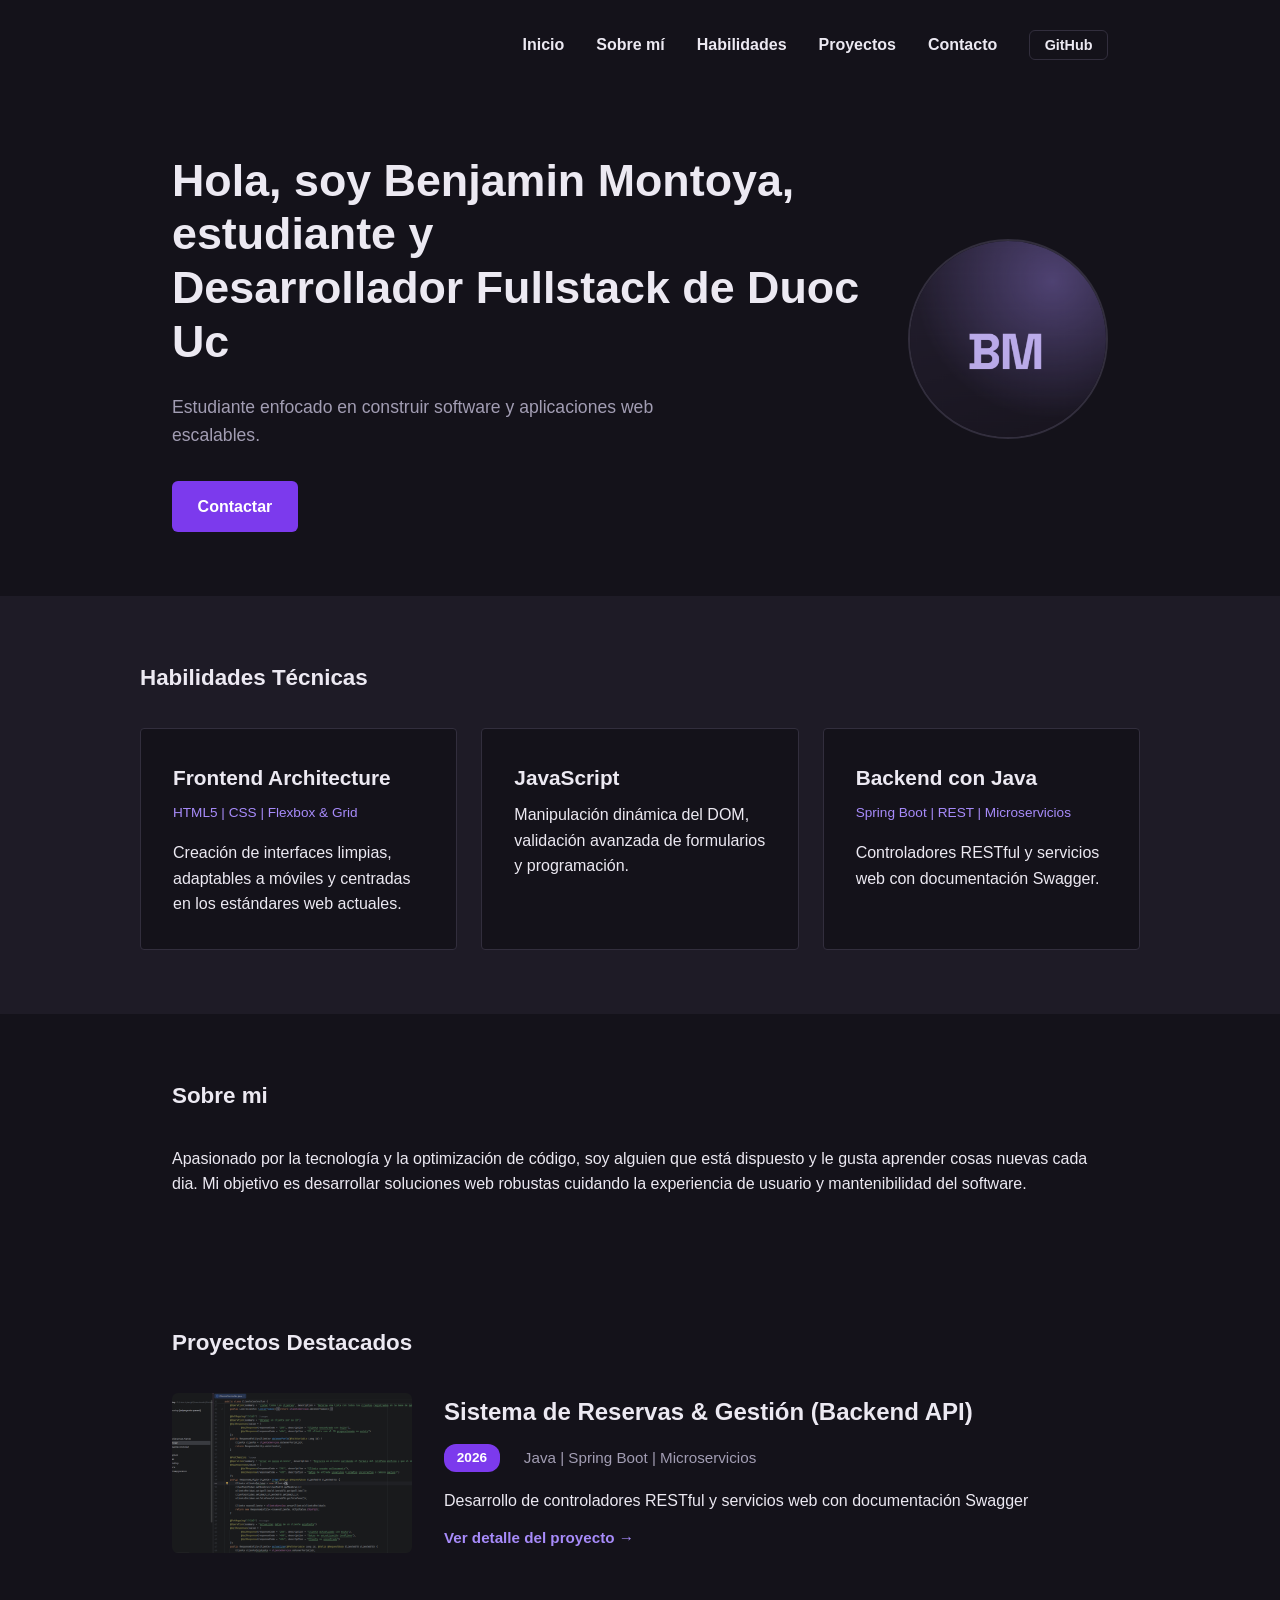
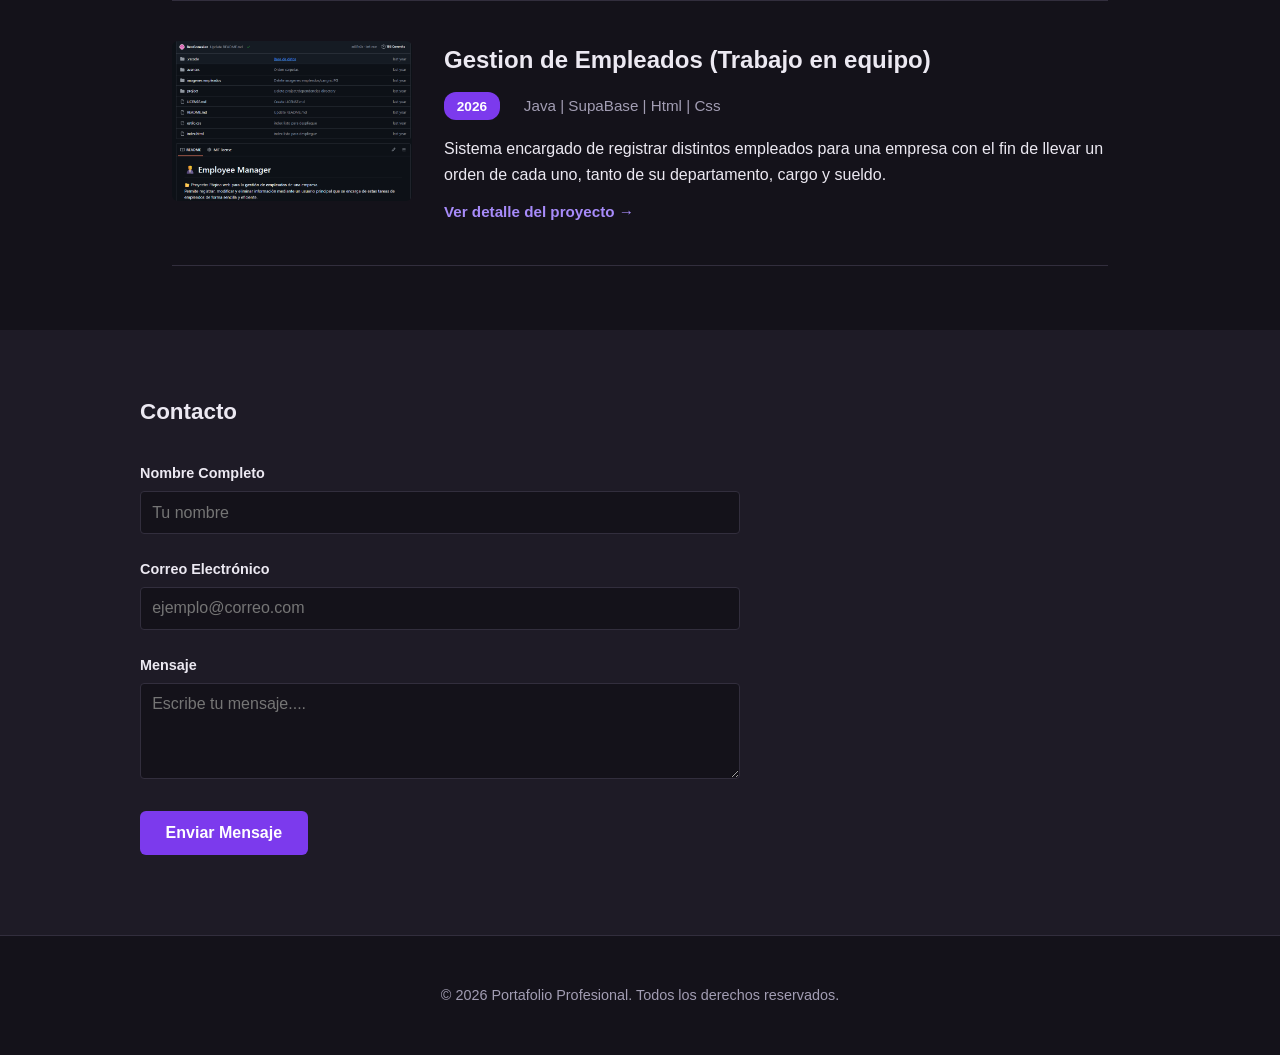
<file: index.html>
<!DOCTYPE html>
<html lang="es">
<head>
    <meta charset="UTF-8">
    <meta name="viewport" content="width=device-width, initial-scale=1.0">
    <title>Portafolio Profesional | Desarrollador Fullstack</title>
    <link rel = "stylesheet" href = "css/style.css">
</head>
<body>

    <header>
        <nav>
            <ul>
                <li><a href="#inicio">Inicio</a></li>
                <li><a href="#sobre-mi">Sobre mí</a></li>
                <li><a href="#habilidades">Habilidades</a></li>
                <li><a href="#proyectos">Proyectos</a></li>
                <li><a href="#contacto">Contacto</a></li>
                <li><a href="https://github.com/bemontoya" target="_blank" class="nav-github">GitHub</a></li>
            </ul>
        </nav>
    </header>

    <main>
        <section id="inicio" class="hero-section">
            <div class="hero-text">
                <h1>Hola, soy Benjamin Montoya, estudiante y <br>Desarrollador Fullstack de Duoc Uc</h1>
                <p>Estudiante enfocado en construir software y aplicaciones web escalables.</p>
                <a href="#contacto" class="btn-primary">Contactar</a>
            </div>
            <div class="hero-avatar">
                <img src="img/avatar.png" alt="Avatar profesional">
            </div>


        </section>

        <section id="habilidades" class="grey-section">
            <div class="section-container">
                <div class="section-header">
                    <h2>Habilidades Técnicas</h2>

                </div>
                <div class="cards-grid">
                    <article class="card">
                        <h3>Frontend Architecture</h3>
                        <span class="card-meta">HTML5 | CSS | Flexbox & Grid</span>
                        <p>Creación de interfaces limpias, adaptables a móviles y centradas en los estándares web actuales.</p>


                    </article>
                    <article class="card">
                        <h3>JavaScript</h3>
                        <p>Manipulación dinámica del DOM, validación avanzada de formularios y programación.</p>

                    </article>

                    <article class="card">
                        <h3>Backend con Java</h3>
                        <span class="card-meta">Spring Boot | REST | Microservicios</span>
                        <p>Controladores RESTful y servicios web con documentación Swagger.</p>
                    </article>

                </div>
            

            </div>

        </section> 

        <section id="sobre-mi" class="content-section">
            <h2>Sobre mi</h2>
            <p>Apasionado por la tecnología y la optimización de código, soy alguien que está dispuesto y 
                le gusta aprender cosas nuevas cada dia.
                Mi objetivo es desarrollar soluciones web robustas cuidando la experiencia de usuario
                y mantenibilidad del software. 


            </p>

        </section>

        <section id="proyectos" class="content-section">
            <h2>Proyectos Destacados</h2>

            <div class="works-list">
                <article class="work-item">
                    <div class="work-img">
                        <img src="img/backend-codigo.png" alt="Código Java Spring Boot">
                    </div>
                    <div class="work-info">
                        <h3>Sistema de Reservas & Gestión (Backend API)</h3>
                        <div class="work-meta">
                            <span class="badge">2026</span>
                            <span class="category">Java | Spring Boot | Microservicios</span>

                        </div>
                        <p>Desarrollo de controladores RESTful y servicios web con documentación Swagger</p>
                        <a href="proyecto-reservas.html" class="work-link">Ver detalle del proyecto →</a>

                    </div>
                    

                </article>

                <article class="work-item">
                    <div class="work-img">
                        <img src="img/Gestion.png" alt="Repositorio del proyecto realizado en asignatura de GitHub">

                    </div>
                    <div class="work-info">
                        <h3>Gestion de Empleados (Trabajo en equipo)</h3>
                        <div class="work-meta">
                            <span class="badge">2026</span>
                            <span class="category">Java | SupaBase | Html | Css</span>

                        </div>
                        <p>Sistema encargado de registrar distintos empleados para una empresa con el fin de llevar un orden de cada uno, tanto de su departamento, cargo y sueldo.</p>
                        <a href="proyecto-empleados.html" class="work-link">Ver detalle del proyecto →</a>


                    </div>
                </article>



                
            </div>

        </section>

        <section id="contacto" class="grey-section">
            <div class="section-container">
                <h2>Contacto</h2>
                <form id="contact-form" action=https://formsubmit.co/be.montoya@duocuc.cl method="POST" class="minimal-form">
                    <div class="form-group">
                        <label for="name">Nombre Completo</label>
                        <input type="text" id="name" name="name" placeholder="Tu nombre">
                        <span class="error-msg" id="error-name"></span>

                    </div>

                    <div class="form-group">
                        <label for="email">Correo Electrónico</label>
                        <input type="email" id="email" name="email" placeholder="ejemplo@correo.com">
                        <span class="error-msg" id="error-email"></span>

                    </div>

                    <div class="form-group">
                        <label for="message">Mensaje</label>
                        <textarea id="message" name="message" rows="4" placeholder="Escribe tu mensaje...."></textarea>
                        <span class="error-msg" id="error-message"></span>

                    </div>

                    <button type="submit" class="btn-primary">Enviar Mensaje</button>
                    <div id="form-status" class="status-msg"></div>

                </form>

            </div>

        </section>

    </main>

  
    <footer>
        <p>&copy; 2026 Portafolio Profesional. Todos los derechos reservados.</p>
    </footer>


    <script src="js/main.js"></script>
    
</body>
</html>
</file>
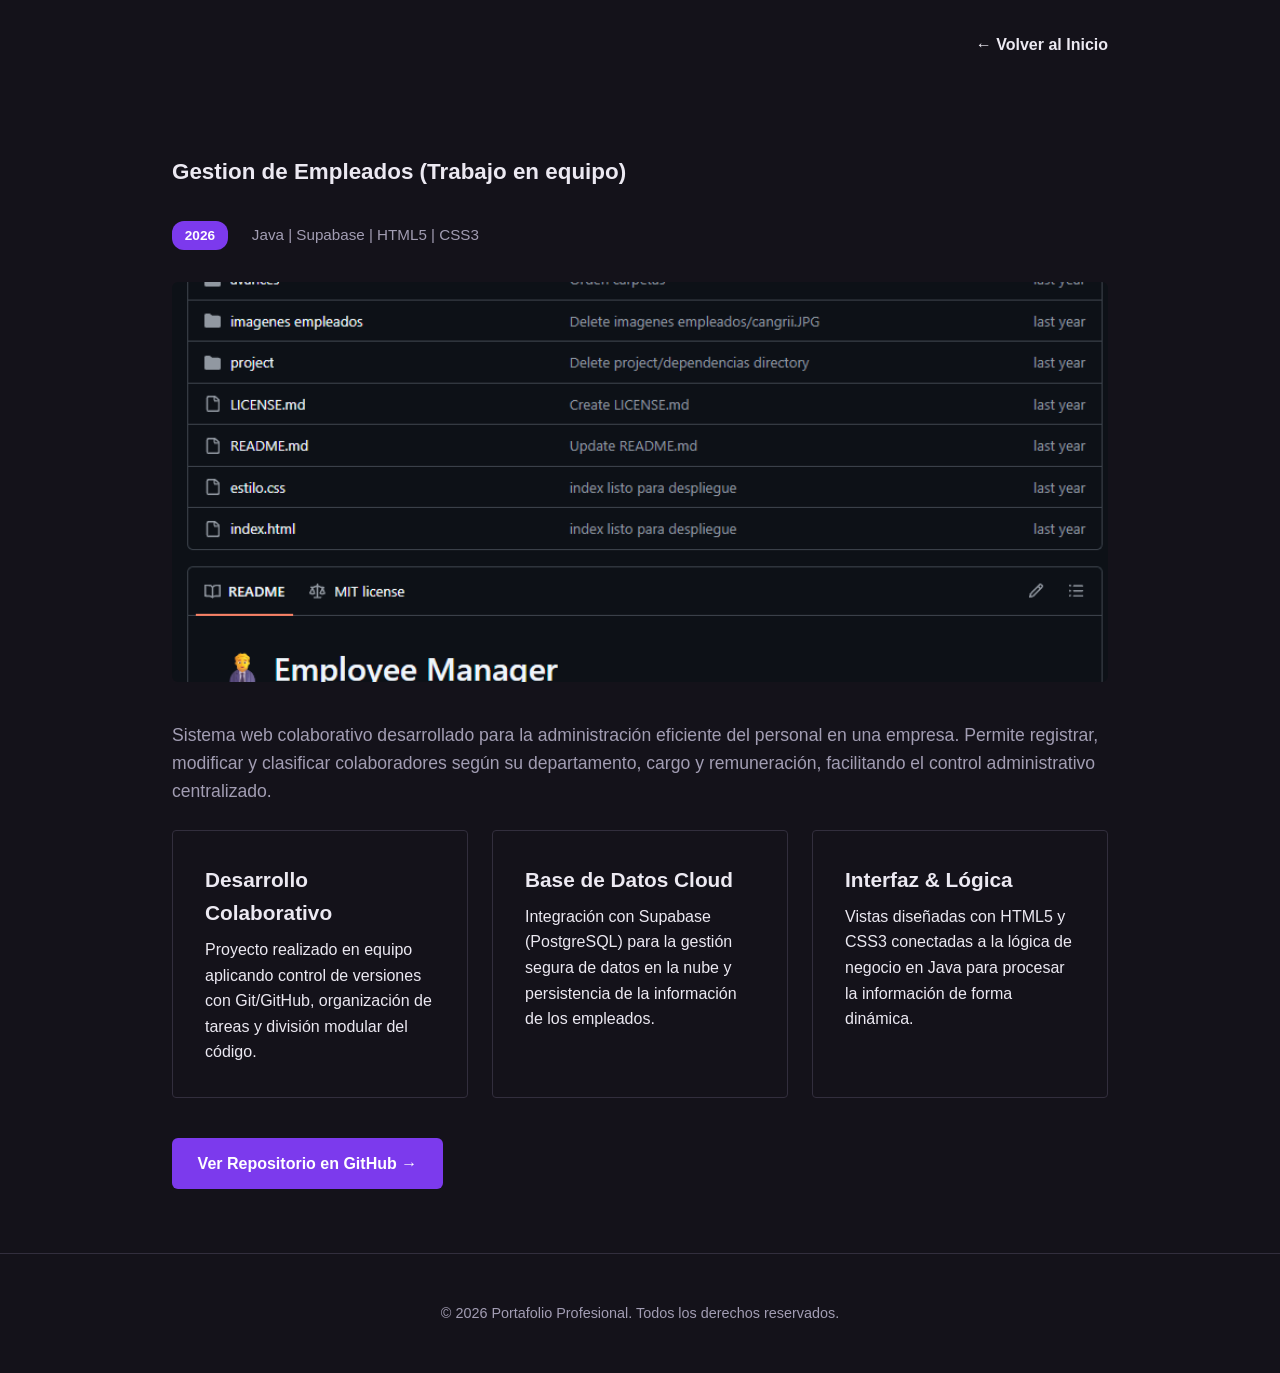
<file: proyecto-empleados.html>
<!DOCTYPE html>
<html lang="es">
<head>
    <meta charset="UTF-8">
    <meta name="viewport" content="width=device-width, initial-scale=1.0">
    <title>Gestión de Empleados | Detalle del Proyecto</title>
    <link rel="stylesheet" href="css/style.css">
</head>
<body>

    <header>
        <nav>
            <ul>
                <li><a href="index.html">← Volver al Inicio</a></li>
            </ul>
        </nav>
    </header>

    <main class="content-section">
        <article class="project-detail">
            <h2>Gestion de Empleados (Trabajo en equipo)</h2>
            
            <div class="work-meta">
                <span class="badge">2026</span>
                <span class="category">Java | Supabase | HTML5 | CSS3</span>
            </div>

            <div class="work-img" style="margin: 2rem 0;">
                <img src="img/Gestion.png" alt="Repositorio del proyecto Gestión de Empleados" style="width: 100%; height: auto; max-height: 400px;">
            </div>

            <div class="project-description">
                <p style="margin-bottom: 1.5rem; color: var(--text-secondary); font-size: 1.1rem;">
                    Sistema web colaborativo desarrollado para la administración eficiente del personal en una empresa. Permite registrar, modificar y clasificar colaboradores según su departamento, cargo y remuneración, facilitando el control administrativo centralizado.
                </p>

                <div class="cards-grid" style="margin-bottom: 2.5rem;">
                    <div class="card">
                        <h3>Desarrollo Colaborativo</h3>
                        <p>Proyecto realizado en equipo aplicando control de versiones con Git/GitHub, organización de tareas y división modular del código.</p>
                    </div>
                    <div class="card">
                        <h3>Base de Datos Cloud</h3>
                        <p>Integración con Supabase (PostgreSQL) para la gestión segura de datos en la nube y persistencia de la información de los empleados.</p>
                    </div>
                    <div class="card">
                        <h3>Interfaz & Lógica</h3>
                        <p>Vistas diseñadas con HTML5 y CSS3 conectadas a la lógica de negocio en Java para procesar la información de forma dinámica.</p>
                    </div>
                </div>

                <a href="https://github.com/Gonzalez230/Sistema-Empleados" target="_blank" class="btn-primary">Ver Repositorio en GitHub →</a>
            </div>
        </article>
    </main>

    <footer>
        <p>&copy; 2026 Portafolio Profesional. Todos los derechos reservados.</p>
    </footer>

</body>
</html>
</file>
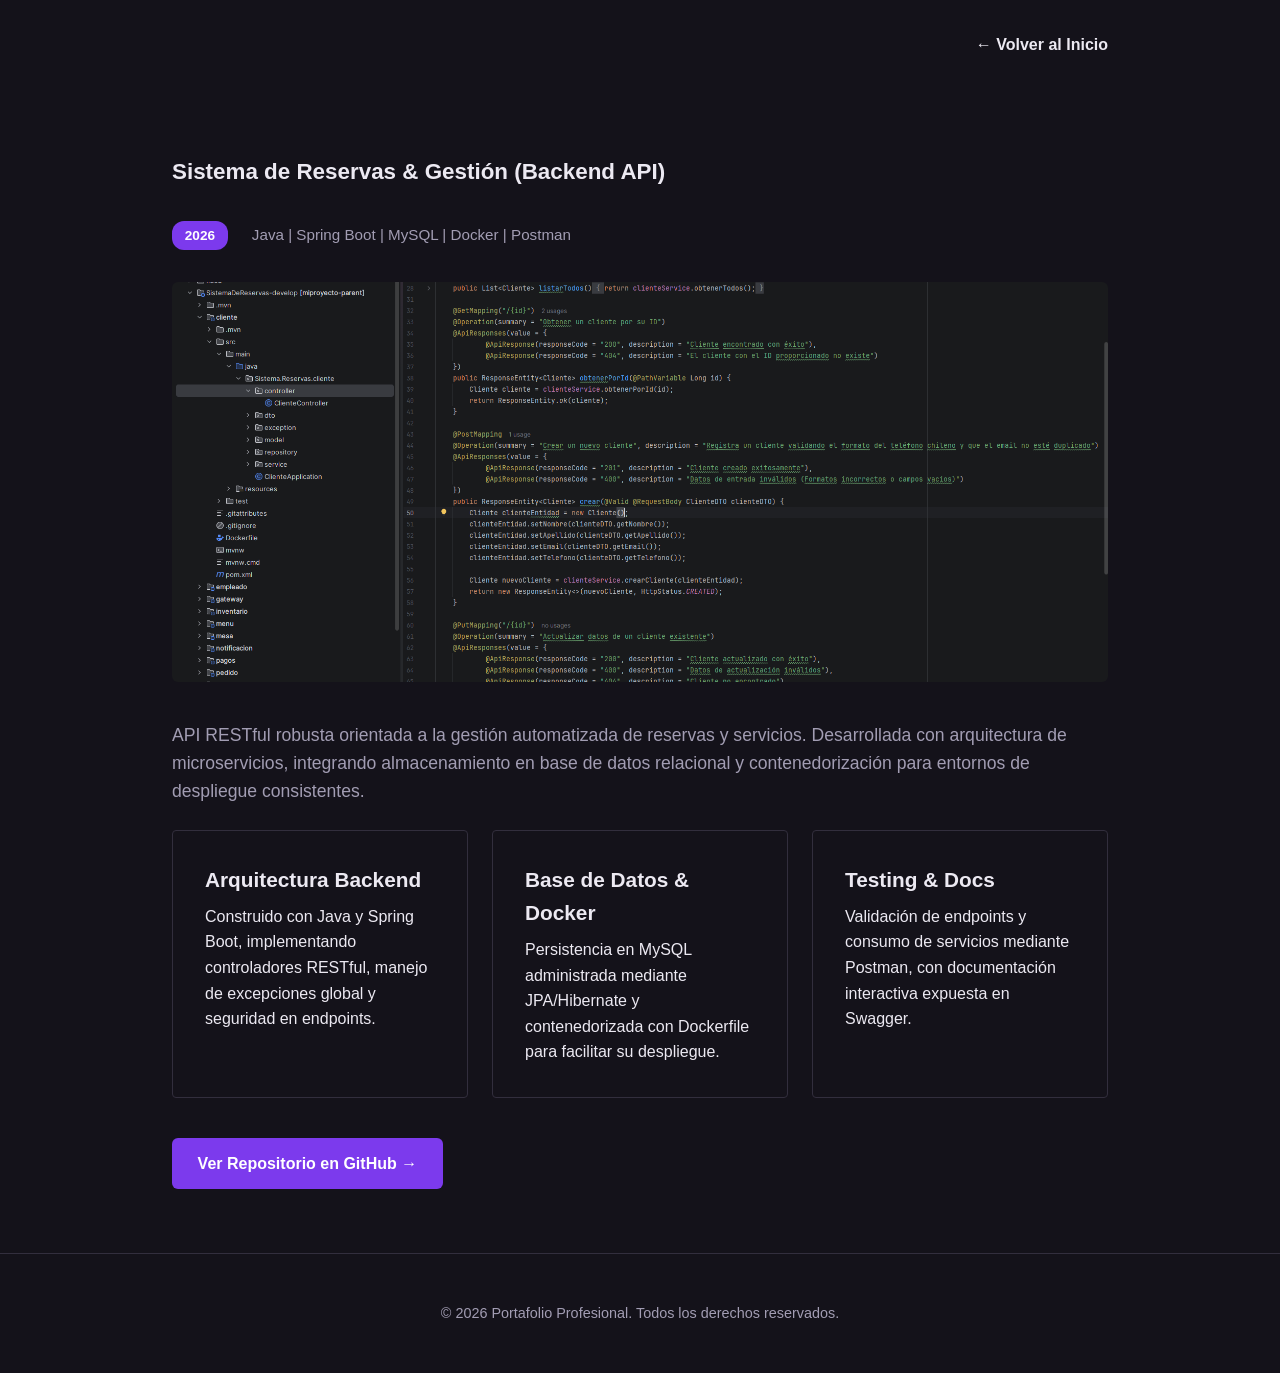
<file: proyecto-reservas.html>
<!DOCTYPE html>
<html lang="es">
<head>
    <meta charset="UTF-8">
    <meta name="viewport" content="width=device-width, initial-scale=1.0">
    <title>Sistema de Reservas & Gestión | Detalle del Proyecto</title>
    <link rel="stylesheet" href="css/style.css">
</head>
<body>

    <header>
        <nav>
            <ul>
                <li><a href="index.html">← Volver al Inicio</a></li>
            </ul>
        </nav>
    </header>

    <main class="content-section">
        <article class="project-detail">
            <h2>Sistema de Reservas & Gestión (Backend API)</h2>
            
            <div class="work-meta">
                <span class="badge">2026</span>
                <span class="category">Java | Spring Boot | MySQL | Docker | Postman</span>
            </div>

            <div class="work-img" style="margin: 2rem 0;">
                <img src="img/backend-codigo.png" alt="Código Java Spring Boot" style="width: 100%; height: auto; max-height: 400px;">
            </div>

            <div class="project-description">
                <p style="margin-bottom: 1.5rem; color: var(--text-secondary); font-size: 1.1rem;">
                    API RESTful robusta orientada a la gestión automatizada de reservas y servicios. Desarrollada con arquitectura de microservicios, integrando almacenamiento en base de datos relacional y contenedorización para entornos de despliegue consistentes.
                </p>

                <div class="cards-grid" style="margin-bottom: 2.5rem;">
                    <div class="card">
                        <h3>Arquitectura Backend</h3>
                        <p>Construido con Java y Spring Boot, implementando controladores RESTful, manejo de excepciones global y seguridad en endpoints.</p>
                    </div>
                    <div class="card">
                        <h3>Base de Datos & Docker</h3>
                        <p>Persistencia en MySQL administrada mediante JPA/Hibernate y contenedorizada con Dockerfile para facilitar su despliegue.</p>
                    </div>
                    <div class="card">
                        <h3>Testing & Docs</h3>
                        <p>Validación de endpoints y consumo de servicios mediante Postman, con documentación interactiva expuesta en Swagger.</p>
                    </div>
                </div>

                <a href="https://github.com/bemontoya/SistemaDeReservas/tree/bemontoya" target="_blank" class="btn-primary">Ver Repositorio en GitHub →</a>
            </div>
        </article>
    </main>

    <footer>
        <p>&copy; 2026 Portafolio Profesional. Todos los derechos reservados.</p>
    </footer>

</body>
</html>
</file>
<file: css/style.css>
:root {
    --bg-dark: #14121a;
    --bg-surface: #1e1b26;
    --text-primary: #ece9f2;
    --text-secondary: #a29db3;
    --border-color: #322e3d;
    --accent: #a78bfa;
    --accent-dark: #7c3aed;
    --error-color: #f87171;
}

* {
    box-sizing: border-box;
    margin: 0;
    padding: 0;
}

body {
    font-family: -apple-system, BlinkMacSystemFont, "Segoe UI", Roboto, sans-serif;
    color: var(--text-primary);
    background-color: var(--bg-dark);
    line-height: 1.6;
}

header {
    max-width: 1000px;
    margin: 0 auto;
    padding: 2rem;
    display: flex;
    justify-content: flex-end;
}

nav ul {
    display: flex;
    list-style: none;
    gap: 2rem;
    align-items: center;
}

nav a {
    color: var(--text-primary);
    text-decoration: none;
    font-weight: 600;
    font-size: 1rem;
    transition: 0.2s;
}

nav a:hover {
    color: var(--accent);
}

nav a.nav-github {
    border: 1px solid var(--border-color);
    padding: 0.4rem 0.9rem;
    border-radius: 6px;
    font-size: 0.9rem;
}

nav a.nav-github:hover {
    border-color: var(--accent);
}

/* HERO / PRESENTACIÓN */
main {
    width: 100%;
}

.hero-section {
    max-width: 1000px;
    margin: 0 auto;
    padding: 4rem 2rem;
    display: flex;
    align-items: center;
    justify-content: space-between;
    gap: 3rem;
}

.hero-text h1 {
    font-size: 2.8rem;
    line-height: 1.2;
    margin-bottom: 1.5rem;
    color: var(--text-primary);
}

.hero-text p {
    color: var(--text-secondary);
    font-size: 1.1rem;
    max-width: 500px;
    margin-bottom: 2rem;
}

.hero-avatar img {
    width: 200px;
    height: 200px;
    border-radius: 50%;
    object-fit: cover;
    background-color: var(--bg-surface);
    border: 2px solid var(--border-color);
}

.btn-primary {
    display: inline-block;
    background-color: var(--accent-dark);
    color: #ffffff;
    padding: 0.8rem 1.6rem;
    border: none;
    border-radius: 6px;
    font-size: 1rem;
    font-weight: 600;
    text-decoration: none;
    cursor: pointer;
    transition: 0.2s;
}

.btn-primary:hover {
    background-color: #6d28d9;
}

.grey-section {
    background-color: var(--bg-surface);
    padding: 4rem 2rem;
}

.section-container, .content-section {
    max-width: 1000px;
    margin: 0 auto;
}

.content-section {
    padding: 4rem 2rem;
}

h2 {
    font-size: 1.4rem;
    color: var(--text-primary);
    margin-bottom: 2rem;
}

.cards-grid {
    display: grid;
    grid-template-columns: repeat(auto-fit, minmax(280px, 1fr));
    gap: 1.5rem;
}

.card {
    background-color: var(--bg-dark);
    padding: 2rem;
    border-radius: 4px;
    border: 1px solid var(--border-color);
    transition: 0.2s;
}

.card:hover {
    border-color: var(--accent);
}

.card h3 {
    font-size: 1.3rem;
    margin-bottom: 0.5rem;
}

.card-meta {
    font-size: 0.85rem;
    color: var(--accent);
    display: block;
    margin-bottom: 1rem;
}

.works-list {
    display: flex;
    flex-direction: column;
    gap: 2.5rem;
}

.work-item {
    display: flex;
    gap: 2rem;
    padding-bottom: 2.5rem;
    border-bottom: 1px solid var(--border-color);
}

.work-img img {
    width: 240px;
    height: 160px;
    border-radius: 6px;
    object-fit: cover;
    background-color: var(--bg-surface);
}

.work-info h3 {
    font-size: 1.5rem;
    margin-bottom: 0.8rem;
}

.work-meta {
    display: flex;
    align-items: center;
    gap: 1.5rem;
    margin-bottom: 1rem;
}

.badge {
    background-color: var(--accent-dark);
    color: #ffffff;
    padding: 0.2rem 0.8rem;
    border-radius: 12px;
    font-size: 0.85rem;
    font-weight: bold;
}

.category {
    color: var(--text-secondary);
    font-size: 0.95rem;
}

.work-link {
    display: inline-block;
    margin-top: 0.8rem;
    color: var(--accent);
    text-decoration: none;
    font-weight: 600;
    font-size: 0.95rem;
}

.work-link:hover {
    color: #ffffff;
}

.minimal-form {
    max-width: 600px;
}

.form-group {
    margin-bottom: 1.5rem;
}

label {
    display: block;
    font-size: 0.9rem;
    font-weight: 600;
    margin-bottom: 0.4rem;
}

input, textarea {
    width: 100%;
    background-color: var(--bg-dark);
    border: 1px solid var(--border-color);
    border-radius: 4px;
    padding: 0.7rem;
    color: var(--text-primary);
    font-family: inherit;
    font-size: 1rem;
}

input:focus, textarea:focus {
    outline: none;
    border-color: var(--accent);
}

.error-msg {
    color: var(--error-color);
    font-size: 0.8rem;
    font-weight: bold;
    display: block;
    margin-top: 0.3rem;
}

.status-msg {
    margin-top: 1rem;
    font-weight: bold;
    color: var(--accent);
}

footer {
    text-align: center;
    padding: 3rem 2rem;
    color: var(--text-secondary);
    font-size: 0.9rem;
    border-top: 1px solid var(--border-color);
}

@media (max-width: 1024px) {
    header {
        padding: 1.5rem;
    }

    .hero-section {
        padding: 3rem 2rem;
        gap: 2rem;
    }

    .hero-text h1 {
        font-size: 2.4rem;
    }

    .cards-grid {
        grid-template-columns: repeat(2, 1fr);
    }
}


@media (max-width: 768px) {
    header {
        justify-content: center;
    }

    nav ul {
        gap: 1rem;
        flex-wrap: wrap;
        justify-content: center;
    }

    .hero-section {
        flex-direction: column-reverse; /* Imagen arriba en móviles */
        text-align: center;
        padding: 2rem 1.5rem;
    }

    .hero-text h1 {
        font-size: 2rem;
    }

    .hero-avatar img {
        width: 150px;
        height: 150px;
    }

    .cards-grid {
        grid-template-columns: 1fr;
    }

    .work-item {
        flex-direction: column;
    }

    .work-img img {
        width: 100%;
        height: 200px;
    }
}
</file>
